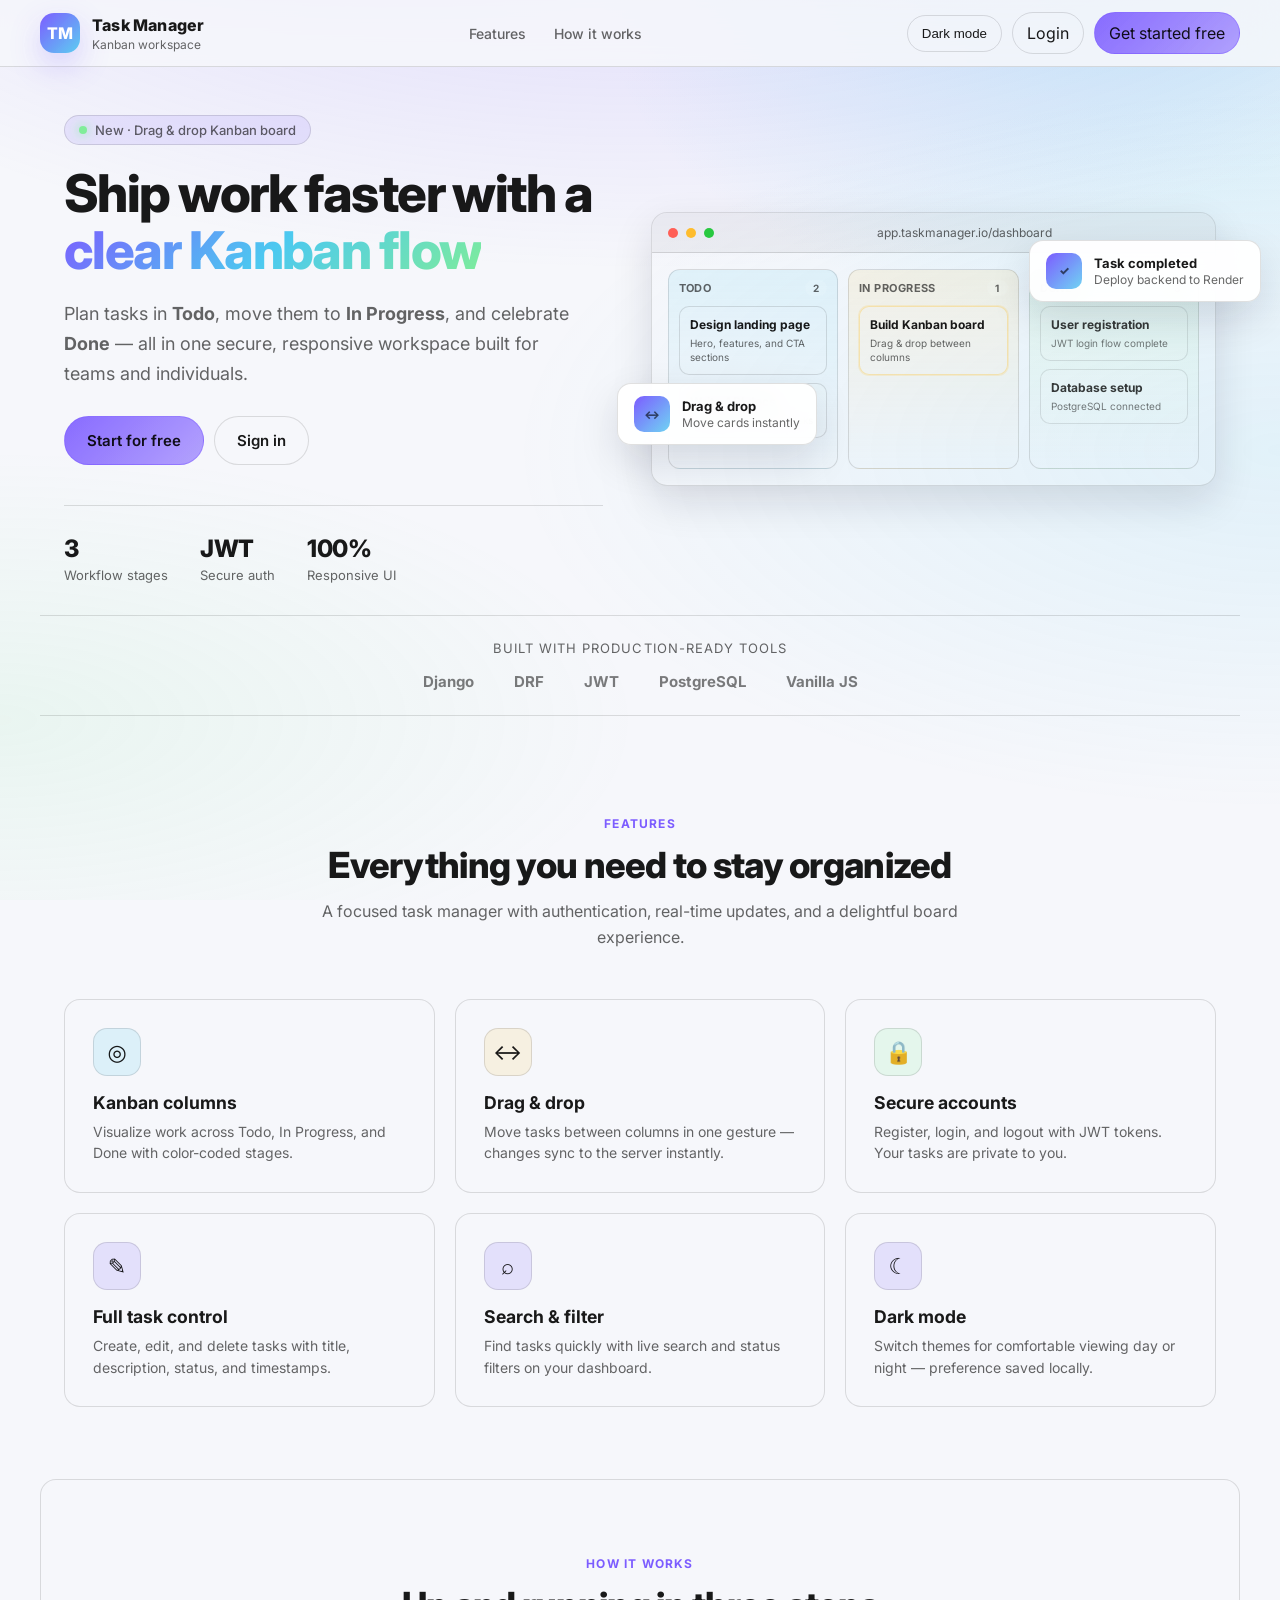
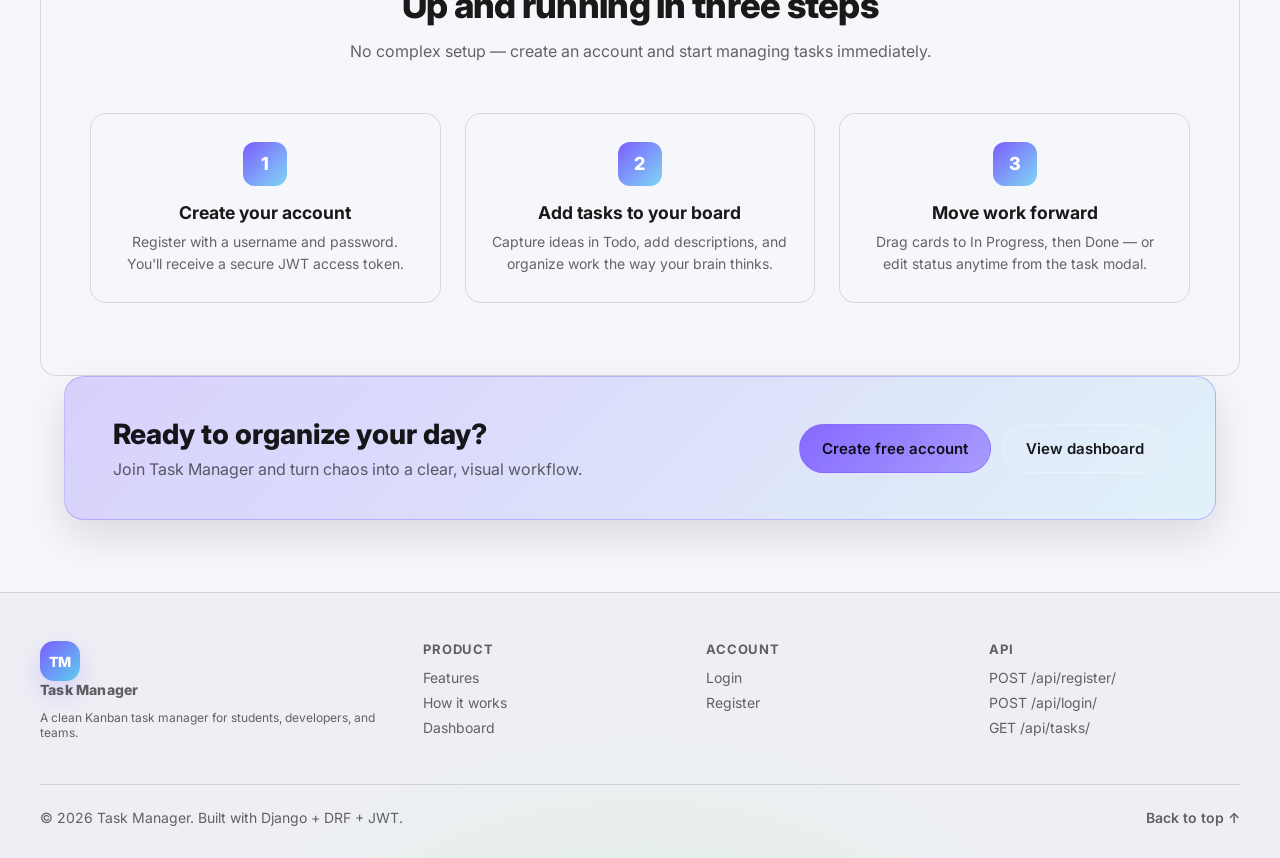
<file: frontend/index.html>
<!doctype html>
<html lang="en">
  <head>
    <meta charset="UTF-8" />
    <meta name="viewport" content="width=device-width, initial-scale=1.0" />
    <meta
      name="description"
      content="Task Manager — a modern Kanban workspace to plan, track, and complete work across Todo, In Progress, and Done."
    />
    <title>Task Manager — Organize work beautifully</title>
    <link rel="preconnect" href="https://fonts.googleapis.com" />
    <link rel="preconnect" href="https://fonts.gstatic.com" crossorigin />
    <link
      href="https://fonts.googleapis.com/css2?family=Inter:wght@400;500;600;700;800&display=swap"
      rel="stylesheet"
    />
    <link rel="stylesheet" href="./style.css" />
  </head>
  <body class="landing-page">
    <div class="landing-glow" aria-hidden="true"></div>

    <header class="landing-nav" id="top">
      <div class="landing-nav-inner">
        <a class="brand" href="./index.html">
          <div class="logo">TM</div>
          <div>
            <div class="brand-title">Task Manager</div>
            <div class="brand-subtitle">Kanban workspace</div>
          </div>
        </a>

        <nav class="landing-links" id="navLinks">
          <a href="#features">Features</a>
          <a href="#how">How it works</a>
        </nav>

        <div class="landing-nav-actions">
          <button id="themeToggle" class="btn ghost" type="button" aria-label="Toggle theme">Theme</button>
          <a class="btn ghost hide-mobile" href="./login.html">Login</a>
          <a class="btn primary" href="./register.html">Get started free</a>
          <button class="nav-toggle" id="navToggle" type="button" aria-label="Open menu" aria-expanded="false">
            <span></span><span></span><span></span>
          </button>
        </div>
      </div>
    </header>

    <main>
      <!-- Hero -->
      <section class="landing-hero">
        <div class="landing-hero-copy reveal">
          <div class="badge">
            <span class="badge-dot"></span>
            New · Drag & drop Kanban board
          </div>
          <h1>
            Ship work faster with a
            <span class="gradient-text">clear Kanban flow</span>
          </h1>
          <p class="lead">
            Plan tasks in <strong>Todo</strong>, move them to <strong>In Progress</strong>, and celebrate
            <strong>Done</strong> — all in one secure, responsive workspace built for teams and individuals.
          </p>
          <div class="hero-actions">
            <a class="btn primary btn-lg" href="./register.html">Start for free</a>
            <a class="btn btn-lg" href="./login.html">Sign in</a>
          </div>
          <div class="hero-stats">
            <div class="stat">
              <div class="stat-value">3</div>
              <div class="stat-label">Workflow stages</div>
            </div>
            <div class="stat">
              <div class="stat-value">JWT</div>
              <div class="stat-label">Secure auth</div>
            </div>
            <div class="stat">
              <div class="stat-value">100%</div>
              <div class="stat-label">Responsive UI</div>
            </div>
          </div>
        </div>

        <div class="landing-hero-visual reveal reveal-delay">
          <div class="browser-frame">
            <div class="browser-chrome">
              <span class="dot red"></span>
              <span class="dot yellow"></span>
              <span class="dot green"></span>
              <span class="browser-url">app.taskmanager.io/dashboard</span>
            </div>
            <div class="browser-body">
              <div class="preview-board">
                <div class="preview-col preview-todo">
                  <div class="preview-col-head">
                    <span>Todo</span>
                    <span class="preview-count">2</span>
                  </div>
                  <article class="preview-task">
                    <h4>Design landing page</h4>
                    <p>Hero, features, and CTA sections</p>
                  </article>
                  <article class="preview-task">
                    <h4>Write API docs</h4>
                    <p>Endpoints for auth & tasks</p>
                  </article>
                </div>
                <div class="preview-col preview-progress">
                  <div class="preview-col-head">
                    <span>In Progress</span>
                    <span class="preview-count">1</span>
                  </div>
                  <article class="preview-task highlight">
                    <h4>Build Kanban board</h4>
                    <p>Drag & drop between columns</p>
                  </article>
                </div>
                <div class="preview-col preview-done">
                  <div class="preview-col-head">
                    <span>Done</span>
                    <span class="preview-count">3</span>
                  </div>
                  <article class="preview-task done-card">
                    <h4>User registration</h4>
                    <p>JWT login flow complete</p>
                  </article>
                  <article class="preview-task done-card">
                    <h4>Database setup</h4>
                    <p>PostgreSQL connected</p>
                  </article>
                </div>
              </div>
            </div>
          </div>
          <div class="floating-card fc-1">
            <span class="fc-icon">✓</span>
            <div>
              <strong>Task completed</strong>
              <span>Deploy backend to Render</span>
            </div>
          </div>
          <div class="floating-card fc-2">
            <span class="fc-icon">↔</span>
            <div>
              <strong>Drag & drop</strong>
              <span>Move cards instantly</span>
            </div>
          </div>
        </div>
      </section>

      <!-- Trusted strip -->
      <section class="trust-strip reveal">
        <p>Built with production-ready tools</p>
        <div class="trust-logos">
          <span>Django</span>
          <span>DRF</span>
          <span>JWT</span>
          <span>PostgreSQL</span>
          <span>Vanilla JS</span>
        </div>
      </section>

      <!-- Features -->
      <section class="landing-section" id="features">
        <div class="section-head reveal">
          <span class="section-tag">Features</span>
          <h2>Everything you need to stay organized</h2>
          <p class="muted">
            A focused task manager with authentication, real-time updates, and a delightful board experience.
          </p>
        </div>
        <div class="feature-grid">
          <article class="feature-card reveal">
            <div class="feature-icon todo-icon">◎</div>
            <h3>Kanban columns</h3>
            <p>Visualize work across Todo, In Progress, and Done with color-coded stages.</p>
          </article>
          <article class="feature-card reveal">
            <div class="feature-icon progress-icon">↔</div>
            <h3>Drag & drop</h3>
            <p>Move tasks between columns in one gesture — changes sync to the server instantly.</p>
          </article>
          <article class="feature-card reveal">
            <div class="feature-icon done-icon">🔒</div>
            <h3>Secure accounts</h3>
            <p>Register, login, and logout with JWT tokens. Your tasks are private to you.</p>
          </article>
          <article class="feature-card reveal">
            <div class="feature-icon">✎</div>
            <h3>Full task control</h3>
            <p>Create, edit, and delete tasks with title, description, status, and timestamps.</p>
          </article>
          <article class="feature-card reveal">
            <div class="feature-icon">⌕</div>
            <h3>Search & filter</h3>
            <p>Find tasks quickly with live search and status filters on your dashboard.</p>
          </article>
          <article class="feature-card reveal">
            <div class="feature-icon">☾</div>
            <h3>Dark mode</h3>
            <p>Switch themes for comfortable viewing day or night — preference saved locally.</p>
          </article>
        </div>
      </section>

      <!-- How it works -->
      <section class="landing-section alt-section" id="how">
        <div class="section-head reveal">
          <span class="section-tag">How it works</span>
          <h2>Up and running in three steps</h2>
          <p class="muted">No complex setup — create an account and start managing tasks immediately.</p>
        </div>
        <ol class="steps">
          <li class="step-card reveal">
            <div class="step-num">1</div>
            <h3>Create your account</h3>
            <p>Register with a username and password. You'll receive a secure JWT access token.</p>
          </li>
          <li class="step-card reveal">
            <div class="step-num">2</div>
            <h3>Add tasks to your board</h3>
            <p>Capture ideas in Todo, add descriptions, and organize work the way your brain thinks.</p>
          </li>
          <li class="step-card reveal">
            <div class="step-num">3</div>
            <h3>Move work forward</h3>
            <p>Drag cards to In Progress, then Done — or edit status anytime from the task modal.</p>
          </li>
        </ol>
      </section>

      <!-- CTA -->
      <section class="cta-banner reveal">
        <div class="cta-inner">
          <div>
            <h2>Ready to organize your day?</h2>
            <p class="muted">Join Task Manager and turn chaos into a clear, visual workflow.</p>
          </div>
          <div class="cta-actions">
            <a class="btn primary btn-lg" href="./register.html">Create free account</a>
            <a class="btn btn-lg ghost-on-dark" href="./dashboard.html">View dashboard</a>
          </div>
        </div>
      </section>
    </main>

    <footer class="site-footer">
      <div class="footer-grid">
        <div>
          <a class="brand footer-brand" href="./index.html">
            <div class="logo">TM</div>
            <div class="brand-title">Task Manager</div>
          </a>
          <p class="muted small">A clean Kanban task manager for students, developers, and teams.</p>
        </div>
        <div>
          <h4>Product</h4>
          <a href="#features">Features</a>
          <a href="#how">How it works</a>
          <a href="./dashboard.html">Dashboard</a>
        </div>
        <div>
          <h4>Account</h4>
          <a href="./login.html">Login</a>
          <a href="./register.html">Register</a>
        </div>
        <div>
          <h4>API</h4>
          <span class="muted small">POST /api/register/</span>
          <span class="muted small">POST /api/login/</span>
          <span class="muted small">GET /api/tasks/</span>
        </div>
      </div>
      <div class="footer-bottom">
        <span>© 2026 Task Manager. Built with Django + DRF + JWT.</span>
        <a href="#top" class="back-top">Back to top ↑</a>
      </div>
    </footer>

    <script src="./config.js"></script>
    <script src="./script.js"></script>
  </body>
</html>
</file>
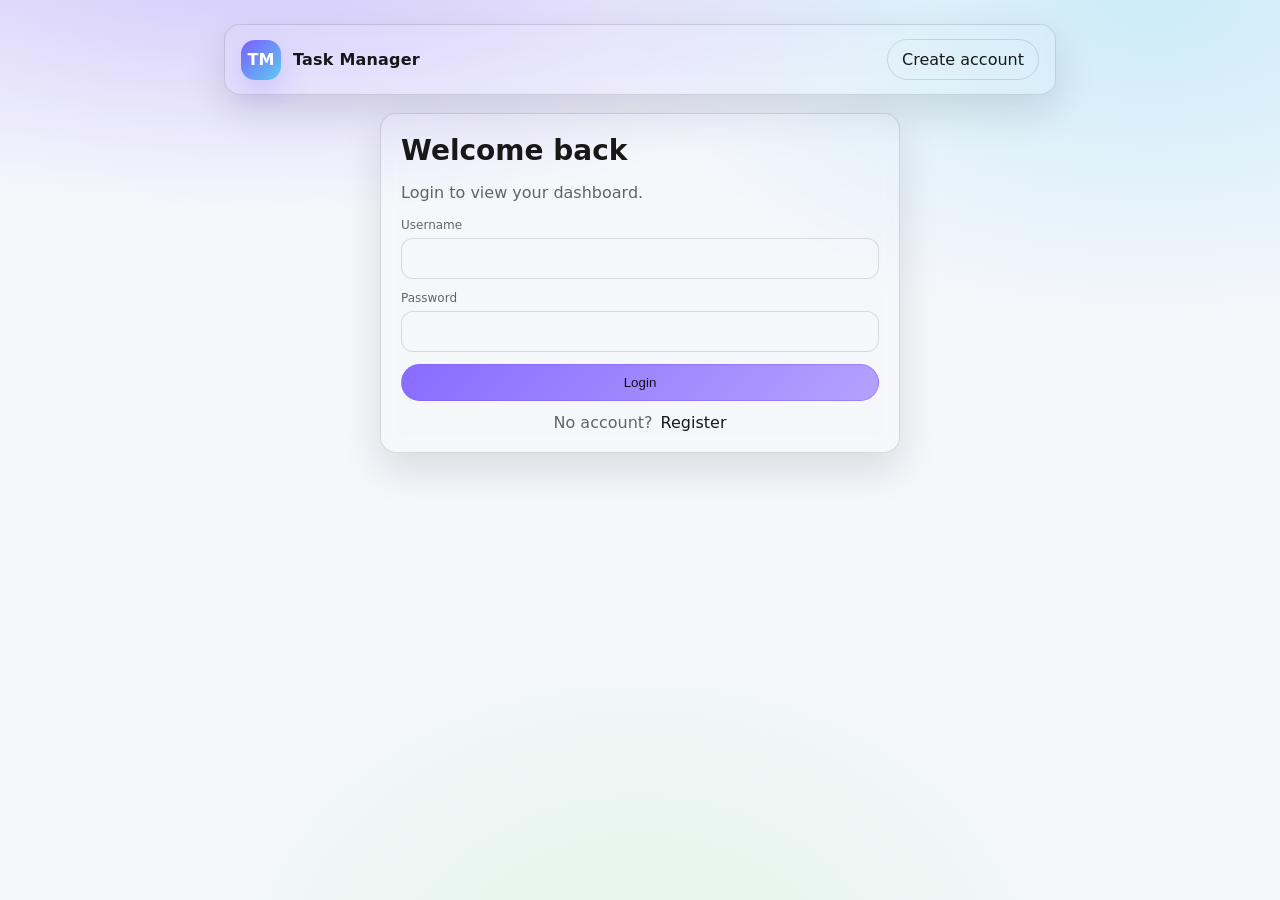
<file: frontend/dashboard.html>
<!doctype html>
<html lang="en">
  <head>
    <meta charset="UTF-8" />
    <meta name="viewport" content="width=device-width, initial-scale=1.0" />
    <title>Dashboard • Task Manager</title>
    <link rel="stylesheet" href="./style.css" />
  </head>
  <body>
    <main class="shell">
      <header class="topbar">
        <a class="brand" href="./index.html">
          <div class="logo">TM</div>
          <div>
            <div class="brand-title">Task Manager</div>
            <div id="userBadge" class="brand-subtitle">Loading…</div>
          </div>
        </a>
        <nav class="topnav">
          <button id="themeToggle" class="btn ghost" type="button">Dark mode</button>
          <button id="logoutBtn" class="btn danger" type="button">Logout</button>
        </nav>
      </header>

      <section class="toolbar card">
        <form id="createTaskForm" class="create-form">
          <input name="title" placeholder="New task title…" maxlength="200" required />
          <input name="description" placeholder="Description (optional)" />
          <button class="btn primary" type="submit">
            <span class="btn-text">Add</span>
            <span class="spinner" aria-hidden="true"></span>
          </button>
        </form>

        <div class="filters">
          <input id="searchInput" placeholder="Search tasks…" />
          <select id="statusFilter">
            <option value="">All statuses</option>
            <option value="TODO">Todo</option>
            <option value="IN_PROGRESS">In Progress</option>
            <option value="DONE">Done</option>
          </select>
          <button id="refreshBtn" class="btn" type="button">Refresh</button>
        </div>
      </section>

      <section class="board">
        <div class="column" data-status="TODO">
          <div class="column-head todo">
            <div>
              <div class="column-title">Todo</div>
              <div class="column-subtitle" id="countTODO">0 tasks</div>
            </div>
          </div>
          <div class="lane" id="laneTODO" data-lane="TODO"></div>
        </div>

        <div class="column" data-status="IN_PROGRESS">
          <div class="column-head progress">
            <div>
              <div class="column-title">In Progress</div>
              <div class="column-subtitle" id="countIN_PROGRESS">0 tasks</div>
            </div>
          </div>
          <div class="lane" id="laneIN_PROGRESS" data-lane="IN_PROGRESS"></div>
        </div>

        <div class="column" data-status="DONE">
          <div class="column-head done">
            <div>
              <div class="column-title">Done</div>
              <div class="column-subtitle" id="countDONE">0 tasks</div>
            </div>
          </div>
          <div class="lane" id="laneDONE" data-lane="DONE"></div>
        </div>
      </section>

      <div id="toastHost" class="toast-host" aria-live="polite"></div>

      <dialog id="editDialog" class="dialog">
        <form id="editForm" method="dialog" class="card dialog-card">
          <div class="dialog-head">
            <div>
              <div class="dialog-title">Edit task</div>
              <div class="muted small">Update title, description, and status.</div>
            </div>
            <button class="btn ghost" value="cancel" type="submit">Close</button>
          </div>

          <input type="hidden" name="id" />

          <label class="field">
            <span>Title</span>
            <input name="title" maxlength="200" required />
          </label>

          <label class="field">
            <span>Description</span>
            <textarea name="description" rows="4"></textarea>
          </label>

          <label class="field">
            <span>Status</span>
            <select name="status">
              <option value="TODO">Todo</option>
              <option value="IN_PROGRESS">In Progress</option>
              <option value="DONE">Done</option>
            </select>
          </label>

          <div class="dialog-actions">
            <button class="btn primary" value="save" type="submit">
              <span class="btn-text">Save</span>
              <span class="spinner" aria-hidden="true"></span>
            </button>
            <button id="deleteBtn" class="btn danger" type="button">Delete</button>
          </div>
        </form>
      </dialog>
    </main>

    <script src="./config.js"></script>
    <script src="./script.js"></script>
  </body>
</html>
</file>
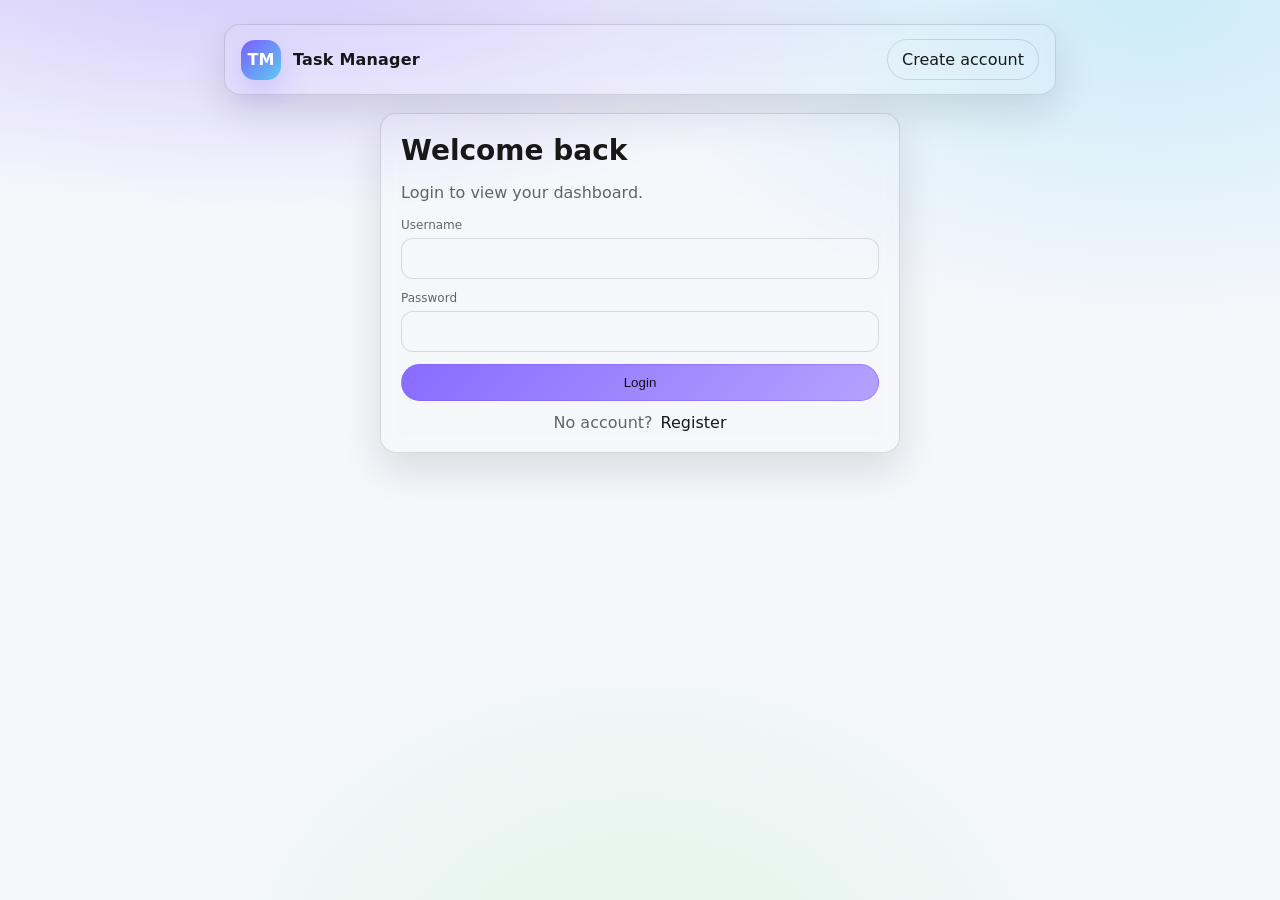
<file: frontend/login.html>
<!doctype html>
<html lang="en">
  <head>
    <meta charset="UTF-8" />
    <meta name="viewport" content="width=device-width, initial-scale=1.0" />
    <title>Login • Task Manager</title>
    <link rel="stylesheet" href="./style.css" />
  </head>
  <body>
    <main class="shell auth-shell">
      <header class="topbar">
        <a class="brand" href="./index.html">
          <div class="logo">TM</div>
          <div class="brand-title">Task Manager</div>
        </a>
        <nav class="topnav">
          <a class="btn ghost" href="./register.html">Create account</a>
        </nav>
      </header>

      <section class="auth">
        <div class="card auth-card">
          <h1>Welcome back</h1>
          <p class="muted">Login to view your dashboard.</p>

          <form id="loginForm" class="form">
            <label class="field">
              <span>Username</span>
              <input name="username" autocomplete="username" required />
            </label>

            <label class="field">
              <span>Password</span>
              <input name="password" type="password" autocomplete="current-password" required />
            </label>

            <button class="btn primary full" type="submit">
              <span class="btn-text">Login</span>
              <span class="spinner" aria-hidden="true"></span>
            </button>
          </form>

          <div class="auth-links">
            <span class="muted">No account?</span>
            <a href="./register.html">Register</a>
          </div>
        </div>
      </section>

      <div id="toastHost" class="toast-host" aria-live="polite"></div>
    </main>

    <script src="./config.js"></script>
    <script src="./script.js"></script>
  </body>
</html>
</file>
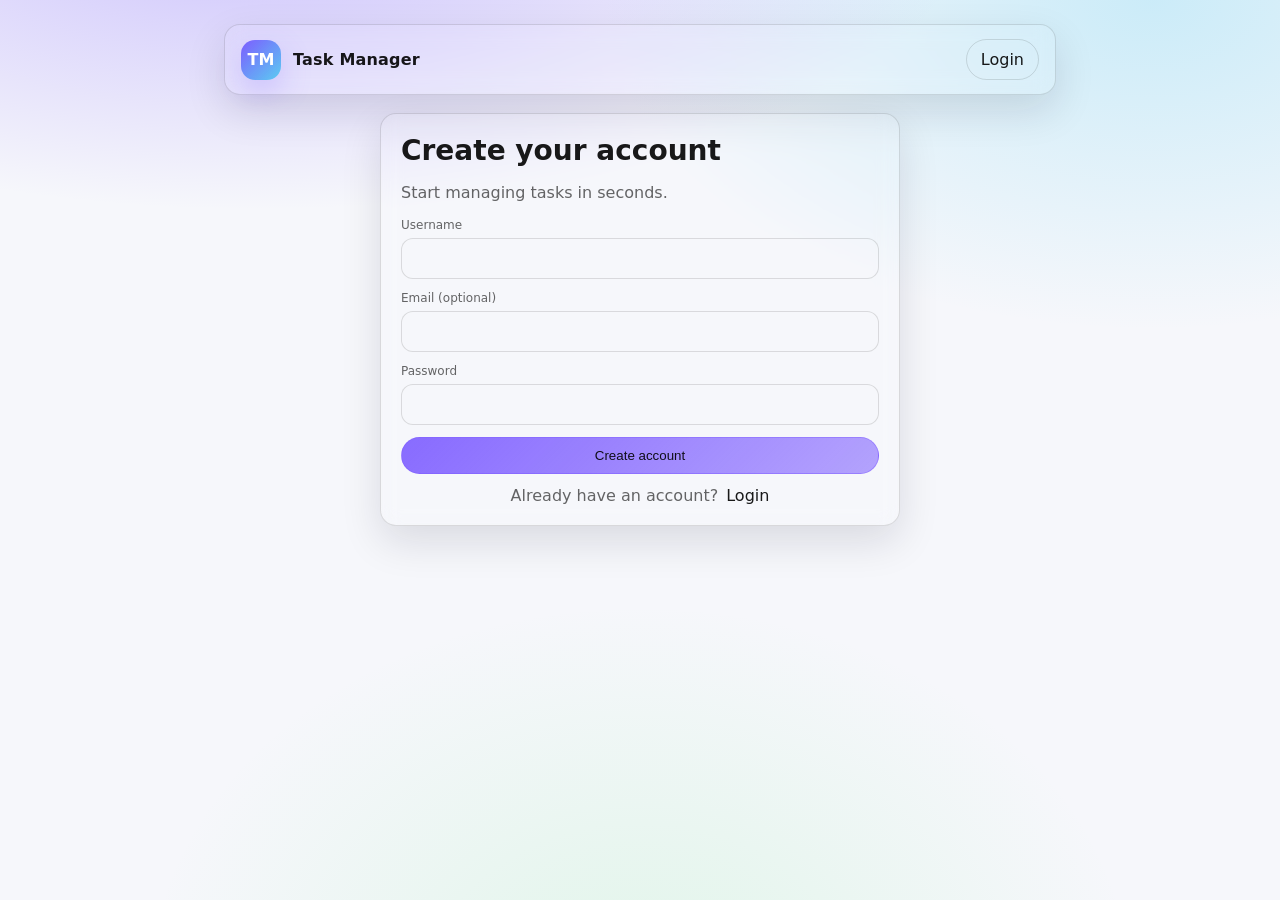
<file: frontend/register.html>
<!doctype html>
<html lang="en">
  <head>
    <meta charset="UTF-8" />
    <meta name="viewport" content="width=device-width, initial-scale=1.0" />
    <title>Register • Task Manager</title>
    <link rel="stylesheet" href="./style.css" />
  </head>
  <body>
    <main class="shell auth-shell">
      <header class="topbar">
        <a class="brand" href="./index.html">
          <div class="logo">TM</div>
          <div class="brand-title">Task Manager</div>
        </a>
        <nav class="topnav">
          <a class="btn ghost" href="./login.html">Login</a>
        </nav>
      </header>

      <section class="auth">
        <div class="card auth-card">
          <h1>Create your account</h1>
          <p class="muted">Start managing tasks in seconds.</p>

          <form id="registerForm" class="form">
            <label class="field">
              <span>Username</span>
              <input name="username" autocomplete="username" required />
            </label>

            <label class="field">
              <span>Email (optional)</span>
              <input name="email" type="email" autocomplete="email" />
            </label>

            <label class="field">
              <span>Password</span>
              <input name="password" type="password" autocomplete="new-password" required minlength="8" />
            </label>

            <button class="btn primary full" type="submit">
              <span class="btn-text">Create account</span>
              <span class="spinner" aria-hidden="true"></span>
            </button>
          </form>

          <div class="auth-links">
            <span class="muted">Already have an account?</span>
            <a href="./login.html">Login</a>
          </div>
        </div>
      </section>

      <div id="toastHost" class="toast-host" aria-live="polite"></div>
    </main>

    <script src="./config.js"></script>
    <script src="./script.js"></script>
  </body>
</html>
</file>
<file: frontend/style.css>
:root{
  --bg: #0b1020;
  --surface: rgba(255,255,255,.06);
  --surface2: rgba(255,255,255,.08);
  --text: rgba(255,255,255,.92);
  --muted: rgba(255,255,255,.68);
  --border: rgba(255,255,255,.12);
  --shadow: 0 16px 40px rgba(0,0,0,.35);
  --primary: #7c5cff;
  --danger: #ff3b6b;
  --ring: rgba(124,92,255,.35);

  --todo: #4cc9f0;
  --progress: #f9c74f;
  --done: #80ed99;

  --radius: 16px;
  --radius-sm: 12px;
  --font: "Inter", ui-sans-serif, system-ui, -apple-system, Segoe UI, Roboto, Helvetica, Arial, "Apple Color Emoji", "Segoe UI Emoji";
}

html[data-theme="light"]{
  --bg: #f6f7fb;
  --surface: rgba(0,0,0,.03);
  --surface2: rgba(0,0,0,.05);
  --text: rgba(0,0,0,.9);
  --muted: rgba(0,0,0,.6);
  --border: rgba(0,0,0,.12);
  --shadow: 0 16px 40px rgba(20,20,40,.12);
}

html{ scroll-behavior: smooth; }
*{ box-sizing:border-box; }
body{
  margin:0;
  font-family: var(--font);
  color: var(--text);
  background:
    radial-gradient(1200px 500px at 20% -10%, rgba(124,92,255,.35), transparent 60%),
    radial-gradient(1000px 600px at 90% 0%, rgba(76,201,240,.25), transparent 55%),
    radial-gradient(900px 700px at 50% 110%, rgba(128,237,153,.18), transparent 55%),
    var(--bg);
  min-height:100vh;
}

a{ color:inherit; text-decoration:none; }

.shell{
  max-width: 1200px;
  margin: 0 auto;
  padding: 24px;
}

.topbar{
  display:flex;
  align-items:center;
  justify-content:space-between;
  gap: 12px;
  padding: 14px 16px;
  border: 1px solid var(--border);
  background: rgba(255,255,255,.04);
  backdrop-filter: blur(10px);
  border-radius: var(--radius);
  box-shadow: var(--shadow);
}

.brand{
  display:flex;
  align-items:center;
  gap: 12px;
}
.logo{
  width:40px;
  height:40px;
  display:grid;
  place-items:center;
  border-radius: 14px;
  font-weight:800;
  color: white;
  background: linear-gradient(135deg, var(--primary), rgba(76,201,240,.9));
  box-shadow: 0 12px 30px rgba(124,92,255,.25);
}
.brand-title{ font-weight: 800; letter-spacing:.2px; }
.brand-subtitle{ font-size: 12px; color: var(--muted); margin-top:2px; }

.topnav{ display:flex; align-items:center; gap: 10px; flex-wrap: wrap; }

.card{
  border: 1px solid var(--border);
  background: rgba(255,255,255,.04);
  backdrop-filter: blur(10px);
  border-radius: var(--radius);
  box-shadow: var(--shadow);
}

.btn{
  position: relative;
  display:inline-flex;
  align-items:center;
  justify-content:center;
  gap: 8px;
  border: 1px solid var(--border);
  background: rgba(255,255,255,.06);
  color: var(--text);
  padding: 10px 14px;
  border-radius: 999px;
  cursor:pointer;
  transition: transform .12s ease, background .12s ease, border-color .12s ease;
  user-select: none;
}
.btn:hover{ transform: translateY(-1px); background: rgba(255,255,255,.09); }
.btn:active{ transform: translateY(0px) scale(.99); }
.btn.primary{
  border-color: rgba(124,92,255,.45);
  background: linear-gradient(135deg, rgba(124,92,255,.9), rgba(124,92,255,.55));
}
.btn.danger{
  border-color: rgba(255,59,107,.55);
  background: linear-gradient(135deg, rgba(255,59,107,.95), rgba(255,59,107,.55));
}
.btn.ghost{ background: transparent; }
.btn.full{ width: 100%; }

.spinner{
  width: 16px; height:16px;
  border-radius: 999px;
  border: 2px solid rgba(255,255,255,.35);
  border-top-color: rgba(255,255,255,.9);
  display:none;
  animation: spin .8s linear infinite;
}
.btn.loading .spinner{ display:inline-block; }
.btn.loading .btn-text{ opacity:.85; }
@keyframes spin{ to { transform: rotate(360deg); } }

input, textarea, select{
  width: 100%;
  padding: 12px 12px;
  border-radius: 12px;
  border: 1px solid var(--border);
  background: rgba(255,255,255,.06);
  color: var(--text);
  outline: none;
  transition: border-color .12s ease, box-shadow .12s ease;
}
textarea{ resize: vertical; min-height: 92px; }
input:focus, textarea:focus, select:focus{
  border-color: rgba(124,92,255,.55);
  box-shadow: 0 0 0 6px var(--ring);
}

.muted{ color: var(--muted); }
.small{ font-size: 12px; }

.hero{
  margin-top: 18px;
  display:grid;
  grid-template-columns: 1.2fr .8fr;
  gap: 16px;
}
.hero-card{
  padding: 20px;
  border: 1px solid var(--border);
  background: rgba(255,255,255,.04);
  border-radius: var(--radius);
  box-shadow: var(--shadow);
}
.hero-card h1{ margin: 0 0 8px 0; font-size: 40px; letter-spacing: -0.5px; }
.hero-card p{ margin: 0 0 16px 0; color: var(--muted); line-height: 1.55; }
.hero-actions{ display:flex; gap: 10px; flex-wrap: wrap; }
.hero-preview{
  border: 1px solid var(--border);
  background: rgba(255,255,255,.04);
  border-radius: var(--radius);
  box-shadow: var(--shadow);
  padding: 18px;
}
.mini-board{
  display:grid;
  grid-template-columns: repeat(3, 1fr);
  gap: 10px;
}
.mini-col{
  border: 1px dashed rgba(255,255,255,.16);
  border-radius: 14px;
  padding: 10px;
  min-height: 140px;
  background: rgba(255,255,255,.02);
}
.mini-col-title{ font-size: 12px; color: var(--muted); margin-bottom: 8px; }
.mini-card{
  height: 14px;
  border-radius: 999px;
  background: rgba(255,255,255,.12);
  margin-bottom: 8px;
}
.footer{ margin-top: 18px; text-align:center; color: var(--muted); font-size: 12px; }

.auth-shell{ max-width: 880px; }
.auth{ margin-top: 18px; display:grid; place-items:center; }
.auth-card{ width: min(520px, 100%); padding: 20px; }
.auth-card h1{ margin:0 0 6px 0; font-size: 28px; }
.form{ display:flex; flex-direction:column; gap: 12px; margin-top: 14px; }
.field{ display:flex; flex-direction:column; gap: 6px; font-size: 12px; color: var(--muted); }
.auth-links{ margin-top: 12px; display:flex; gap: 8px; justify-content:center; }

.toolbar{
  margin-top: 16px;
  padding: 14px;
  display:flex;
  align-items:center;
  justify-content:space-between;
  gap: 12px;
  flex-wrap: wrap;
}
.create-form{
  display:flex;
  gap: 10px;
  flex: 1;
  min-width: 280px;
}
.create-form input:nth-child(1){ flex: 0.8; min-width: 180px; }
.create-form input:nth-child(2){ flex: 1.2; min-width: 220px; }
.filters{
  display:flex;
  gap: 10px;
  flex-wrap: wrap;
  align-items:center;
}
.filters input{ width: 220px; }
.filters select{ width: 170px; }

.board{
  margin-top: 16px;
  display:grid;
  grid-template-columns: repeat(3, 1fr);
  gap: 14px;
}
.column{
  border: 1px solid var(--border);
  border-radius: var(--radius);
  background: rgba(255,255,255,.03);
  overflow:hidden;
}
.column-head{
  padding: 14px;
  border-bottom: 1px solid var(--border);
  display:flex;
  justify-content:space-between;
  align-items:center;
}
.column-title{ font-weight: 800; }
.column-subtitle{ font-size: 12px; color: var(--muted); margin-top: 2px; }
.column-head.todo{ background: linear-gradient(135deg, rgba(76,201,240,.18), transparent); }
.column-head.progress{ background: linear-gradient(135deg, rgba(249,199,79,.18), transparent); }
.column-head.done{ background: linear-gradient(135deg, rgba(128,237,153,.18), transparent); }

.lane{
  padding: 12px;
  min-height: 320px;
  display:flex;
  flex-direction:column;
  gap: 10px;
}
.lane.dragover{
  outline: 2px dashed rgba(124,92,255,.65);
  outline-offset: -6px;
  background: rgba(124,92,255,.08);
}

.task{
  border: 1px solid var(--border);
  border-radius: 14px;
  padding: 12px;
  background: rgba(255,255,255,.06);
  transition: transform .12s ease, background .12s ease, border-color .12s ease;
}
.task:hover{ transform: translateY(-1px); background: rgba(255,255,255,.08); }
.task[draggable="true"]{ cursor: grab; }
.task.dragging{ opacity: .6; transform: scale(.99); }
.task-title{ font-weight: 800; margin-bottom: 6px; }
.task-desc{ color: var(--muted); font-size: 13px; line-height: 1.45; white-space: pre-wrap; }
.task-meta{ margin-top: 10px; display:flex; align-items:center; justify-content:space-between; gap: 10px; }
.pill{
  font-size: 11px;
  padding: 6px 10px;
  border-radius: 999px;
  border: 1px solid var(--border);
  color: var(--muted);
  background: rgba(255,255,255,.04);
}
.task-actions{ display:flex; gap: 8px; }
.icon-btn{
  border: 1px solid var(--border);
  background: rgba(255,255,255,.04);
  color: var(--text);
  border-radius: 10px;
  padding: 6px 10px;
  cursor:pointer;
  transition: transform .12s ease, background .12s ease;
}
.icon-btn:hover{ transform: translateY(-1px); background: rgba(255,255,255,.08); }

.toast-host{
  position: fixed;
  right: 16px;
  bottom: 16px;
  display:flex;
  flex-direction: column;
  gap: 10px;
  width: min(360px, calc(100vw - 32px));
  z-index: 50;
}
.toast{
  border: 1px solid var(--border);
  background: rgba(12, 18, 35, .86);
  backdrop-filter: blur(10px);
  color: var(--text);
  border-radius: 14px;
  padding: 12px;
  box-shadow: var(--shadow);
}
html[data-theme="light"] .toast{ background: rgba(255,255,255,.9); }
.toast-title{ font-weight: 800; margin-bottom: 2px; }
.toast-body{ color: var(--muted); font-size: 13px; line-height: 1.4; }

.dialog{ border: none; padding: 0; background: transparent; }
.dialog::backdrop{ background: rgba(0,0,0,.55); backdrop-filter: blur(2px); }
.dialog-card{ width: min(560px, calc(100vw - 32px)); padding: 14px; }
.dialog-head{ display:flex; align-items:flex-start; justify-content:space-between; gap: 12px; margin-bottom: 12px; }
.dialog-title{ font-weight: 800; font-size: 16px; }
.dialog-actions{ display:flex; gap: 10px; justify-content:flex-end; margin-top: 12px; flex-wrap: wrap; }

@media (max-width: 980px){
  .hero{ grid-template-columns: 1fr; }
  .board{ grid-template-columns: 1fr; }
  .lane{ min-height: 240px; }
  .filters input{ width: min(320px, 100%); }
  .filters select{ width: min(220px, 100%); }
}

/* ========== Landing page ========== */
.landing-page{ overflow-x: hidden; }
.landing-glow{
  position: fixed;
  inset: 0;
  pointer-events: none;
  background:
    radial-gradient(ellipse 80% 50% at 50% -20%, rgba(124,92,255,.22), transparent),
    radial-gradient(ellipse 60% 40% at 100% 50%, rgba(76,201,240,.12), transparent),
    radial-gradient(ellipse 50% 30% at 0% 80%, rgba(128,237,153,.1), transparent);
  z-index: 0;
}
.landing-page > *:not(.landing-glow){ position: relative; z-index: 1; }

.landing-nav{
  position: sticky;
  top: 0;
  z-index: 100;
  padding: 12px 24px;
  border-bottom: 1px solid var(--border);
  background: rgba(11,16,32,.75);
  backdrop-filter: blur(16px);
}
html[data-theme="light"] .landing-nav{ background: rgba(246,247,251,.85); }
.landing-nav-inner{
  max-width: 1200px;
  margin: 0 auto;
  display: flex;
  align-items: center;
  justify-content: space-between;
  gap: 16px;
}
.landing-links{
  display: flex;
  align-items: center;
  gap: 28px;
}
.landing-links a{
  font-size: 14px;
  font-weight: 500;
  color: var(--muted);
  transition: color .15s ease;
}
.landing-links a:hover{ color: var(--text); }
.landing-nav-actions{ display: flex; align-items: center; gap: 10px; }
.nav-toggle{
  display: none;
  flex-direction: column;
  gap: 5px;
  padding: 8px;
  border: 1px solid var(--border);
  border-radius: 10px;
  background: transparent;
  cursor: pointer;
}
.nav-toggle span{
  display: block;
  width: 20px;
  height: 2px;
  background: var(--text);
  border-radius: 2px;
  transition: transform .2s ease, opacity .2s ease;
}
.nav-toggle.open span:nth-child(1){ transform: translateY(7px) rotate(45deg); }
.nav-toggle.open span:nth-child(2){ opacity: 0; }
.nav-toggle.open span:nth-child(3){ transform: translateY(-7px) rotate(-45deg); }

.landing-hero{
  max-width: 1200px;
  margin: 0 auto;
  padding: 48px 24px 32px;
  display: grid;
  grid-template-columns: 1fr 1.05fr;
  gap: 48px;
  align-items: center;
}
.badge{
  display: inline-flex;
  align-items: center;
  gap: 8px;
  padding: 6px 14px;
  border-radius: 999px;
  border: 1px solid var(--border);
  background: rgba(124,92,255,.12);
  font-size: 13px;
  font-weight: 500;
  color: var(--muted);
  margin-bottom: 20px;
}
.badge-dot{
  width: 8px;
  height: 8px;
  border-radius: 50%;
  background: var(--done);
  box-shadow: 0 0 12px var(--done);
  animation: pulse 2s ease infinite;
}
@keyframes pulse{ 0%,100%{ opacity:1; } 50%{ opacity:.5; } }

.landing-hero h1{
  margin: 0 0 20px;
  font-size: clamp(2.2rem, 5vw, 3.25rem);
  font-weight: 800;
  line-height: 1.1;
  letter-spacing: -0.03em;
}
.gradient-text{
  background: linear-gradient(135deg, var(--primary), var(--todo), var(--done));
  -webkit-background-clip: text;
  background-clip: text;
  color: transparent;
}
.lead{
  font-size: 1.125rem;
  line-height: 1.65;
  color: var(--muted);
  margin: 0 0 28px;
  max-width: 520px;
}
.btn-lg{ padding: 14px 22px; font-size: 15px; font-weight: 600; }
.hero-stats{
  display: flex;
  gap: 32px;
  margin-top: 40px;
  padding-top: 28px;
  border-top: 1px solid var(--border);
}
.stat-value{ font-size: 1.5rem; font-weight: 800; letter-spacing: -0.02em; }
.stat-label{ font-size: 13px; color: var(--muted); margin-top: 4px; }

.landing-hero-visual{ position: relative; }
.browser-frame{
  border: 1px solid var(--border);
  border-radius: 16px;
  overflow: hidden;
  box-shadow: var(--shadow), 0 0 0 1px rgba(255,255,255,.05) inset;
  background: rgba(255,255,255,.03);
  animation: float 6s ease-in-out infinite;
}
@keyframes float{
  0%,100%{ transform: translateY(0); }
  50%{ transform: translateY(-8px); }
}
.browser-chrome{
  display: flex;
  align-items: center;
  gap: 8px;
  padding: 12px 16px;
  border-bottom: 1px solid var(--border);
  background: rgba(0,0,0,.2);
}
html[data-theme="light"] .browser-chrome{ background: rgba(0,0,0,.04); }
.dot{ width: 10px; height: 10px; border-radius: 50%; }
.dot.red{ background: #ff5f57; }
.dot.yellow{ background: #febc2e; }
.dot.green{ background: #28c840; }
.browser-url{
  flex: 1;
  margin-left: 8px;
  font-size: 12px;
  color: var(--muted);
  text-align: center;
}
.browser-body{ padding: 16px; }
.preview-board{
  display: grid;
  grid-template-columns: repeat(3, 1fr);
  gap: 10px;
}
.preview-col{
  border-radius: 12px;
  padding: 10px;
  min-height: 200px;
  border: 1px solid var(--border);
}
.preview-todo{ background: linear-gradient(180deg, rgba(76,201,240,.12), transparent); }
.preview-progress{ background: linear-gradient(180deg, rgba(249,199,79,.12), transparent); }
.preview-done{ background: linear-gradient(180deg, rgba(128,237,153,.12), transparent); }
.preview-col-head{
  display: flex;
  justify-content: space-between;
  align-items: center;
  font-size: 11px;
  font-weight: 700;
  text-transform: uppercase;
  letter-spacing: .04em;
  color: var(--muted);
  margin-bottom: 10px;
}
.preview-count{
  font-size: 10px;
  padding: 2px 8px;
  border-radius: 999px;
  background: rgba(255,255,255,.08);
}
.preview-task{
  padding: 10px;
  border-radius: 10px;
  border: 1px solid var(--border);
  background: rgba(255,255,255,.06);
  margin-bottom: 8px;
  transition: transform .2s ease, box-shadow .2s ease;
}
.preview-task:hover{ transform: translateY(-2px); box-shadow: 0 8px 24px rgba(0,0,0,.2); }
.preview-task h4{ margin: 0 0 4px; font-size: 12px; font-weight: 700; }
.preview-task p{ margin: 0; font-size: 10px; color: var(--muted); line-height: 1.4; }
.preview-task.highlight{ border-color: rgba(249,199,79,.4); box-shadow: 0 0 0 1px rgba(249,199,79,.2); }
.preview-task.done-card{ opacity: .85; }

.floating-card{
  position: absolute;
  display: flex;
  align-items: center;
  gap: 12px;
  padding: 12px 16px;
  border-radius: 14px;
  border: 1px solid var(--border);
  background: rgba(12,18,35,.9);
  backdrop-filter: blur(12px);
  box-shadow: var(--shadow);
  font-size: 13px;
  animation: float 5s ease-in-out infinite;
}
html[data-theme="light"] .floating-card{ background: rgba(255,255,255,.95); }
.fc-1{ top: 10%; right: -8%; animation-delay: -1s; }
.fc-2{ bottom: 15%; left: -6%; animation-delay: -2.5s; }
.fc-icon{
  width: 36px;
  height: 36px;
  display: grid;
  place-items: center;
  border-radius: 10px;
  background: linear-gradient(135deg, var(--primary), rgba(76,201,240,.8));
  font-weight: 800;
  color: white;
}
.floating-card strong{ display: block; font-size: 13px; }
.floating-card span{ color: var(--muted); font-size: 12px; }

.trust-strip{
  max-width: 1200px;
  margin: 0 auto 24px;
  padding: 24px;
  text-align: center;
  border-top: 1px solid var(--border);
  border-bottom: 1px solid var(--border);
}
.trust-strip p{ margin: 0 0 16px; font-size: 13px; color: var(--muted); text-transform: uppercase; letter-spacing: .08em; }
.trust-logos{
  display: flex;
  flex-wrap: wrap;
  justify-content: center;
  gap: 24px 40px;
}
.trust-logos span{
  font-size: 15px;
  font-weight: 700;
  color: var(--muted);
  opacity: .85;
}

.landing-section{
  max-width: 1200px;
  margin: 0 auto;
  padding: 72px 24px;
}
.alt-section{
  border-radius: var(--radius);
  margin: 0 auto;
  max-width: 1200px;
  width: calc(100% - 48px);
  padding: 72px 48px;
  border: 1px solid var(--border);
  background: rgba(255,255,255,.03);
  box-sizing: border-box;
}
.section-head{ text-align: center; max-width: 640px; margin: 0 auto 48px; }
.section-tag{
  display: inline-block;
  font-size: 12px;
  font-weight: 700;
  text-transform: uppercase;
  letter-spacing: .1em;
  color: var(--primary);
  margin-bottom: 12px;
}
.section-head h2{
  margin: 0 0 12px;
  font-size: clamp(1.75rem, 3vw, 2.25rem);
  font-weight: 800;
  letter-spacing: -0.02em;
}
.section-head p{ margin: 0; line-height: 1.6; }

.feature-grid{
  display: grid;
  grid-template-columns: repeat(3, 1fr);
  gap: 20px;
}
.feature-card{
  padding: 28px;
  border-radius: var(--radius);
  border: 1px solid var(--border);
  background: rgba(255,255,255,.04);
  transition: transform .2s ease, border-color .2s ease, box-shadow .2s ease;
}
.feature-card:hover{
  transform: translateY(-4px);
  border-color: rgba(124,92,255,.35);
  box-shadow: var(--shadow);
}
.feature-icon{
  width: 48px;
  height: 48px;
  display: grid;
  place-items: center;
  border-radius: 14px;
  font-size: 22px;
  margin-bottom: 16px;
  background: rgba(124,92,255,.15);
  border: 1px solid var(--border);
}
.feature-icon.todo-icon{ background: rgba(76,201,240,.15); }
.feature-icon.progress-icon{ background: rgba(249,199,79,.15); }
.feature-icon.done-icon{ background: rgba(128,237,153,.15); }
.feature-card h3{ margin: 0 0 8px; font-size: 1.1rem; font-weight: 700; }
.feature-card p{ margin: 0; font-size: 14px; color: var(--muted); line-height: 1.55; }

.steps{
  list-style: none;
  margin: 0 auto;
  padding: 0;
  display: grid;
  grid-template-columns: repeat(3, 1fr);
  gap: 24px;
  max-width: 1100px;
  width: 100%;
}
.step-card{
  position: relative;
  padding: 28px 24px;
  border-radius: var(--radius);
  border: 1px solid var(--border);
  background: rgba(255,255,255,.02);
  text-align: center;
}
.step-num{
  width: 44px;
  height: 44px;
  display: grid;
  place-items: center;
  border-radius: 12px;
  font-weight: 800;
  font-size: 18px;
  background: linear-gradient(135deg, var(--primary), rgba(76,201,240,.7));
  color: white;
  margin: 0 auto 16px;
}
.step-card h3{ margin: 0 0 8px; font-size: 1.1rem; }
.step-card p{ margin: 0; font-size: 14px; color: var(--muted); line-height: 1.55; }

.tech-grid{
  display: grid;
  grid-template-columns: repeat(4, 1fr);
  gap: 16px;
}
.tech-card{
  padding: 24px;
  border-radius: var(--radius);
  border: 1px solid var(--border);
  background: rgba(255,255,255,.04);
  text-align: center;
}
.tech-card h4{ margin: 0 0 14px; font-size: 14px; color: var(--muted); text-transform: uppercase; letter-spacing: .06em; }
.tech-pills{ display: flex; flex-wrap: wrap; gap: 8px; justify-content: center; }
.tech-pills span{
  font-size: 12px;
  font-weight: 600;
  padding: 6px 12px;
  border-radius: 999px;
  border: 1px solid var(--border);
  background: rgba(255,255,255,.06);
}

.cta-banner{
  max-width: 1200px;
  margin: 0 auto 72px;
  padding: 0 24px;
}
.cta-inner{
  display: flex;
  align-items: center;
  justify-content: space-between;
  gap: 24px;
  flex-wrap: wrap;
  padding: 40px 48px;
  border-radius: 20px;
  border: 1px solid rgba(124,92,255,.35);
  background: linear-gradient(135deg, rgba(124,92,255,.25), rgba(76,201,240,.12));
  box-shadow: var(--shadow);
}
.cta-inner h2{ margin: 0 0 8px; font-size: 1.75rem; font-weight: 800; }
.cta-inner p{ margin: 0; }
.cta-actions{ display: flex; gap: 12px; flex-wrap: wrap; }
.ghost-on-dark{
  border-color: rgba(255,255,255,.25);
  background: rgba(255,255,255,.08);
}

.site-footer{
  border-top: 1px solid var(--border);
  padding: 48px 24px 24px;
  background: rgba(0,0,0,.15);
}
html[data-theme="light"] .site-footer{ background: rgba(0,0,0,.03); }
.footer-grid{
  max-width: 1200px;
  margin: 0 auto 32px;
  display: grid;
  grid-template-columns: 1.4fr repeat(3, 1fr);
  gap: 32px;
}
.footer-brand{ margin-bottom: 12px; }
.site-footer h4{
  margin: 0 0 12px;
  font-size: 13px;
  font-weight: 700;
  text-transform: uppercase;
  letter-spacing: .06em;
  color: var(--muted);
}
.site-footer a, .site-footer span{
  display: block;
  font-size: 14px;
  color: var(--muted);
  margin-bottom: 8px;
  transition: color .15s ease;
}
.site-footer a:hover{ color: var(--text); }
.footer-bottom{
  max-width: 1200px;
  margin: 0 auto;
  padding-top: 24px;
  border-top: 1px solid var(--border);
  display: flex;
  justify-content: space-between;
  align-items: center;
  flex-wrap: wrap;
  gap: 12px;
  font-size: 13px;
  color: var(--muted);
}
.back-top{ font-weight: 600; color: var(--primary); }
.back-top:hover{ text-decoration: underline; }

.reveal{
  opacity: 0;
  transform: translateY(24px);
  transition: opacity .6s ease, transform .6s ease;
}
.reveal.visible{ opacity: 1; transform: translateY(0); }
.reveal-delay{ transition-delay: .15s; }

.hide-mobile{ display: inline-flex; }
@media (max-width: 1024px){
  .landing-hero{ grid-template-columns: 1fr; text-align: center; }
  .lead{ margin-left: auto; margin-right: auto; }
  .hero-actions, .hero-stats{ justify-content: center; }
  .fc-1{ right: 0; }
  .fc-2{ left: 0; }
  .feature-grid{ grid-template-columns: repeat(2, 1fr); }
  .tech-grid{ grid-template-columns: repeat(2, 1fr); }
}
@media (max-width: 768px){
  .landing-links{
    display: none;
    position: absolute;
    top: 100%;
    left: 0;
    right: 0;
    flex-direction: column;
    padding: 16px;
    background: rgba(11,16,32,.98);
    border-bottom: 1px solid var(--border);
  }
  html[data-theme="light"] .landing-links{ background: rgba(246,247,251,.98); }
  .landing-links.open{ display: flex; }
  .landing-nav-inner{ position: relative; flex-wrap: wrap; }
  .nav-toggle{ display: flex; }
  .hide-mobile{ display: none; }
  .feature-grid, .steps{ grid-template-columns: 1fr; }
  .tech-grid{ grid-template-columns: 1fr; }
  .cta-inner{ flex-direction: column; text-align: center; padding: 32px 24px; }
  .cta-actions{ justify-content: center; }
  .footer-grid{ grid-template-columns: 1fr 1fr; }
  .floating-card{ display: none; }
  .preview-board{ grid-template-columns: 1fr; }
  .alt-section{ width: calc(100% - 32px); padding: 48px 24px; }
}
</file>
